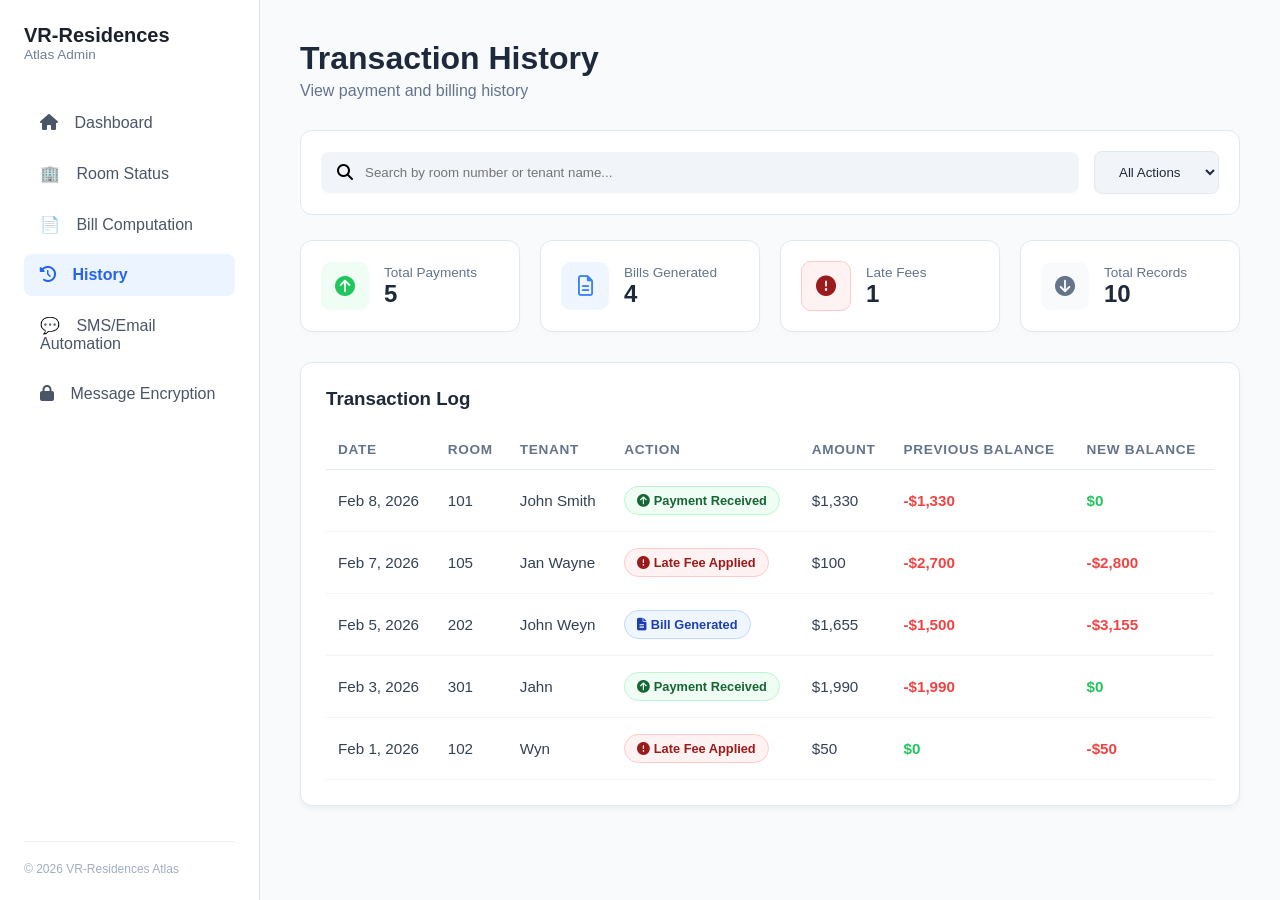
<file: History.html>
<!DOCTYPE html>
<html lang="en">
<head>
    <meta charset="UTF-8"> <!--comment-->
    <meta name="viewport" content="width=device-width, initial-scale=1.0">
    <link rel="stylesheet" href="https://cdnjs.cloudflare.com/ajax/libs/font-awesome/6.5.1/css/all.min.css">
    <link rel="stylesheet" href="History.css">
    <title>Document</title>
</head>
<body>
    <!--Left Side-->
    <!--This is for the Logo-->
    <div class="layout-wrapper">
        <aside class="sidebar">
    <div class="sidebar-header">
        <div class="logo">VR-Residences</div>
        <div class="sub-logo">Atlas Admin</div>
    </div>

    <!--Sidebar Left Side-->
    <nav class="sidebar-nav">
        <ul>
            <li>
                <a href="index.html"><span class="icon"><i class="fa-solid fa-house"></i></span> Dashboard</a>
            </li>
            <li><a href="Rooms Status.html"><span class="icon">🏢</span> Room Status</a></li>
            <li><a href="Bill Computation.html"><span class="icon">📄</span> Bill Computation</a></li>
        
            <li class="active">
                <a href="History.html"><span class="icon"><i class="fa-solid fa-clock-rotate-left"></i></span> History</a>
            </li>

            <li><a href="SMS Automation.html"><span class="icon">💬</span> SMS/Email Automation</a></li>
            <li><a href="Message Encryption.html"><span class="icon"><i class="fa-solid fa-lock"></i></span> Message Encryption</a></li>
        </ul>
    </nav>

    <!--Footer of the left side-->
    <div class="sidebar-footer">
        © 2026 VR-Residences Atlas
    </div>
</aside>

    <!--Main Content-->
    <main class="main-content">
        <header class="content-header">
            <h1>Transaction History</h1>
            <p>View payment and billing history</p>
        </header>
    
        <div class="search-content">
            <div class="search-bar">
                <div class="search-input-wrapper">
                    <span class="search-icon"><i class="fa-solid fa-magnifying-glass"></i></span>
                    <input type="text" placeholder="Search by room number or tenant name..." class="search-input">
                </div>
                <select class="action-dropdown">
                    <option value="all">All Actions</option>
                    <option value="payments">Payments</option>
                    <option value="bills">Bills</option>
                    <option value="fees">Fees</option>
                </select>
            </div>
        </div>

        

        <div class="grid-history">
            <div class="stat-card">
                <div class="stat-icon-wrapper payments"><i class="fa-solid fa-circle-arrow-up"></i></div>
                <div class="stat-info">
                    <span class="stat-label">Total Payments</span>
                    <span class="stat-value">5</span>
                </div>
            </div>
            <div class="stat-card">
                <div class="stat-icon-wrapper bills"><i class="fa-regular fa-file-lines"></i></div>
                <div class="stat-info">
                    <span class="stat-label">Bills Generated</span>
                    <span class="stat-value">4</span>
                </div>
            </div>
            <div class="stat-card">
                <div class="stat-icon-wrapper late"><i class="fa-solid fa-circle-exclamation"></i></div>
                <div class="stat-info">
                    <span class="stat-label">Late Fees</span>
                    <span class="stat-value">1</span>
                </div>
            </div>
            <div class="stat-card">
                <div class="stat-icon-wrapper total"><i class="fa-solid fa-circle-arrow-down"></i></div>
                <div class="stat-info">
                    <span class="stat-label">Total Records</span>
                    <span class="stat-value">10</span>
                </div>
            </div>
        </div>

        <div class="Transaction-log">
            <h3>Transaction Log</h3>
            <div class="table-container">
                <table>
                    <thead>
                        <tr>
                            <th>Date</th>
                            <th>Room</th>
                            <th>Tenant</th>
                            <th>Action</th>
                            <th>Amount</th>
                            <th>Previous Balance</th>
                            <th>New Balance</th> </tr>
                    </thead>
                    <tbody>
                        <tr>
                            <td>Feb 8, 2026</td>
                            <td>101</td>
                            <td>John Smith</td>
                            <td><span class="badge payment"><i class="fa-solid fa-circle-arrow-up"></i> Payment Received</span></td>
                            <td>$1,330</td>
                            <td class="neg-bal">-$1,330</td>
                            <td class="zero-bal">$0</td>
                        </tr>
                        <tr>
                            <td>Feb 7, 2026</td>
                            <td>105</td>
                            <td>Jan Wayne</td>
                            <td><span class="badge late"><i class="fa-solid fa-circle-exclamation"></i> Late Fee Applied</span></td>
                            <td>$100</td>
                            <td class="neg-bal">-$2,700</td>
                            <td class="neg-bal">-$2,800</td>
                        </tr>
                        <tr>
                            <td>Feb 5, 2026</td>
                            <td>202</td>
                            <td>John Weyn</td>
                            <td><span class="badge bill"><i class="fa-solid fa-file-lines"></i> Bill Generated</span></td>
                            <td>$1,655</td>
                            <td class="neg-bal">-$1,500</td>
                            <td class="neg-bal">-$3,155</td>
                        </tr>
                        <tr>
                            <td>Feb 3, 2026</td>
                            <td>301</td>
                            <td>Jahn</td>
                            <td><span class="badge payment"><i class="fa-solid fa-circle-arrow-up"></i> Payment Received</span></td>
                            <td>$1,990</td>
                            <td class="neg-bal">-$1,990</td>
                            <td class="zero-bal">$0</td>
                        </tr>
                        <tr>
                            <td>Feb 1, 2026</td>
                            <td>102</td>
                            <td>Wyn</td>
                            <td><span class="badge late"><i class="fa-solid fa-circle-exclamation"></i> Late Fee Applied</span></td>
                            <td>$50</td>
                            <td class="zero-bal">$0</td>
                            <td class="neg-bal">-$50</td>
                        </tr>
                    </tbody>
                </table>
            </div>
        </div>
    </main>
</body>
</html>
</file>
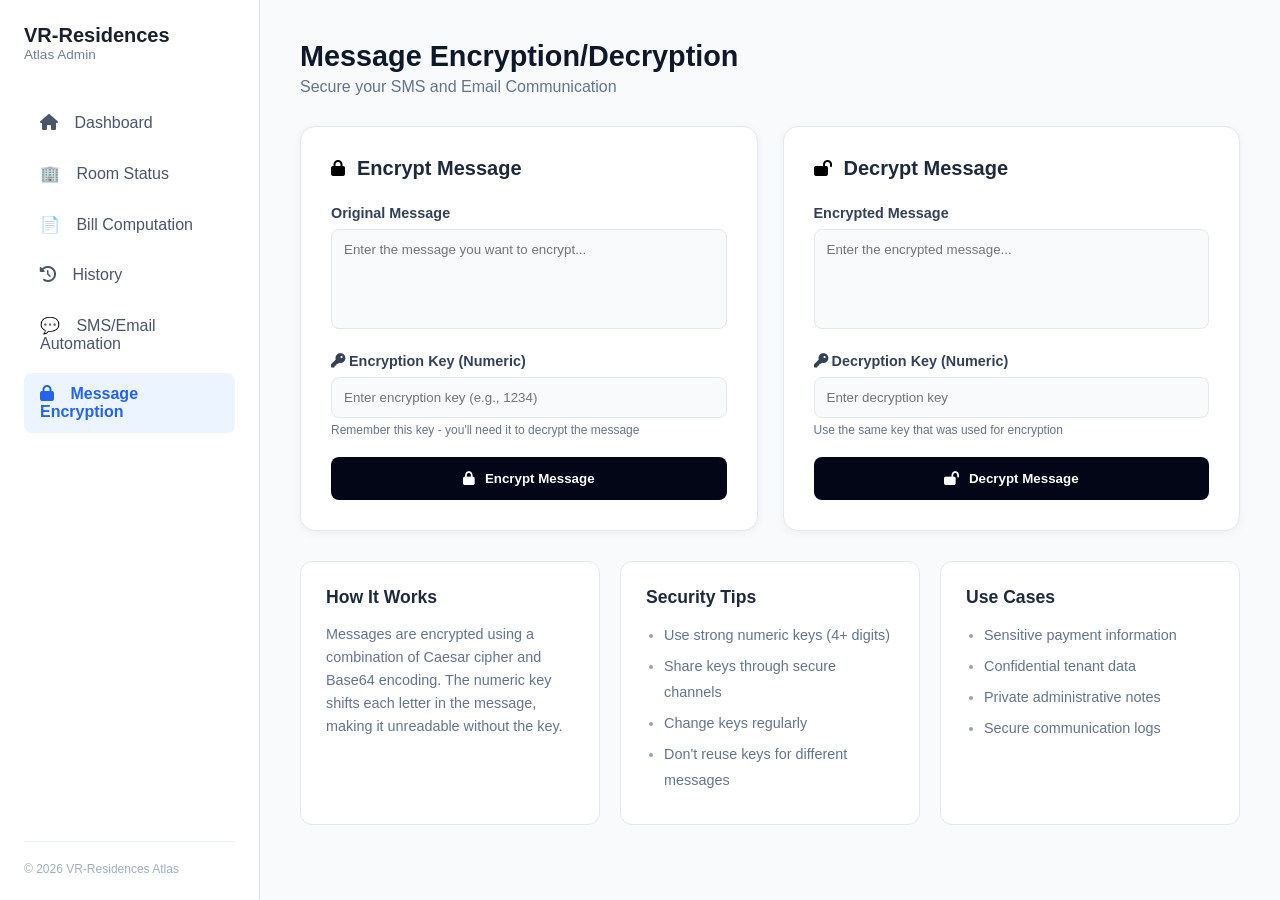
<file: Message Encryption.html>
<!DOCTYPE html>
<html lang="en">
<head>
    <meta charset="UTF-8"> <!--comment-->
    <meta name="viewport" content="width=device-width, initial-scale=1.0">
    <link rel="stylesheet" href="https://cdnjs.cloudflare.com/ajax/libs/font-awesome/6.5.1/css/all.min.css">
    <link rel="stylesheet" href="message.css">
    <title>Document</title>
</head>
<body>
    <!--Left Side-->
    <!--This is for the Logo-->
    <div class="layout-wrapper">
        <aside class="sidebar">
    <div class="sidebar-header">
        <div class="logo">VR-Residences</div>
        <div class="sub-logo">Atlas Admin</div>
    </div>

    <!--This part should be the nav and link for each choices-->
    <nav class="sidebar-nav">
        <ul>
            <li>
                <a href="index.html"><span class="icon"><i class="fa-solid fa-house"></i></span> Dashboard</a>
            </li>
        
            <li><a href="Rooms Status.html"><span class="icon">🏢</span> Room Status</a></li>
            <li><a href="Bill Computation.html"><span class="icon">📄</span> Bill Computation</a></li>
            <li><a href="History.html"><span class="icon"><i class="fa-solid fa-clock-rotate-left"></i></span> History</a></li>
            <li><a href="SMS Automation.html"><span class="icon">💬</span> SMS/Email Automation</a></li>

            <li class="active">
                <a href="Message Encryption.html"><span class="icon"><i class="fa-solid fa-lock"></i></span> Message Encryption</a>
            </li>
        </ul>
    </nav>

    <!--Footer of the left side-->
    <div class="sidebar-footer">
        © 2026 VR-Residences Atlas
    </div>
</aside>

    <!--Main Content-->
    <main class="main-content">
        <header class="message-header">
            <h1>Message Encryption/Decryption</h1>
            <p>Secure your SMS and Email Communication</p>
        </header>

        <div class="crypto-container">
            <div class="crypto-card">
                <div class="card-title">
                    <span class="lock-icon"><i class="fa-solid fa-lock"></i></span>
                    <h2>Encrypt Message</h2>
                </div>
            
                <div class="input-field">
                    <label>Original Message</label>
                    <textarea placeholder="Enter the message you want to encrypt..."></textarea>
                </div>

                <div class="input-field">
                    <label><i class="fa-solid fa-key"></i> Encryption Key (Numeric)</label>
                    <input type="text" placeholder="Enter encryption key (e.g., 1234)">
                    <small>Remember this key - you'll need it to decrypt the message</small>
                </div>

                <button class="crypto-btn">
                    <span><i class="fa-solid fa-lock"></i></span> Encrypt Message
                </button>
            </div>

            <div class="crypto-card">
                <div class="card-title">
                    <span class="lock-icon"><i class="fa-solid fa-lock-open"></i></span>
                    <h2>Decrypt Message</h2>
                </div>

                <div class="input-field">
                    <label>Encrypted Message</label>
                    <textarea placeholder="Enter the encrypted message..."></textarea>
                </div>

                <div class="input-field">
                    <label><i class="fa-solid fa-key"></i> Decryption Key (Numeric)</label>
                    <input type="text" placeholder="Enter decryption key">
                    <small>Use the same key that was used for encryption</small>
                </div>

                <button class="crypto-btn">
                    <span><i class="fa-solid fa-lock-open"></i></span> Decrypt Message
                </button>
            </div>
        </div>
        
        <!--Instruction-->
        <div class="info-container">
            <div class="info-card">
                <h3>How It Works</h3>
                <p>
                Messages are encrypted using a combination of Caesar cipher and 
                Base64 encoding. The numeric key shifts each letter in the message, 
                making it unreadable without the key.
                </p>
            </div>

            <div class="info-card">
                <h3>Security Tips</h3>
                <ul>
                    <li>Use strong numeric keys (4+ digits)</li>
                    <li>Share keys through secure channels</li>
                    <li>Change keys regularly</li>
                    <li>Don't reuse keys for different messages</li>
                </ul>
            </div>

            <div class="info-card">
                <h3>Use Cases</h3>
                <ul>
                    <li>Sensitive payment information</li>
                    <li>Confidential tenant data</li>
                    <li>Private administrative notes</li>
                    <li>Secure communication logs</li>
                </ul>
            </div>
        </div>
    


    </main>

</body>
</html>
</file>
<file: History.css>
body, html {
    margin: 0;
    height: 100%;
    font-family: sans-serif;
}

.layout-wrapper { /*The entire left side*/
    display: flex;
    height: 100vh; /* 100% height */
    overflow: hidden; /* hidden mean cutoff*/
}

.sidebar {
    width: 260px;
    background-color: #ffffff;
    border-right: 1px solid #e0e0e0;
    display: flex;
    flex-direction: column;
    padding: 24px;
    height: 100vh; 
    box-sizing: border-box;
    flex-shrink: 0; 
}

.sidebar-header {
    margin-bottom: 40px;
}

.logo {
    font-size: 1.25rem;
    font-weight: bold;
    color: #1a202c;
}

.sub-logo {
    font-size: 0.85rem;
    color: #718096;
}

/* 2nd Row: Navigation Area */
.sidebar-nav {
    flex: 1; 
}

.sidebar-nav ul {
    list-style: none;
    padding: 0;
    margin: 0;
}

.sidebar-nav li {
    padding: 12px 16px;
    margin-bottom: 8px;
    border-radius: 8px;
    cursor: pointer;
    color: #4a5568;
    transition: all 0.2s;
    display: flex;
    align-items: center;
}

.sidebar-nav a {
    text-decoration: none; /* Removes the blue underline */
    color: inherit;       
    display: block;        
}

.sidebar-nav li:hover {
    background-color: #f7fafc;
}


.sidebar-nav li.active {
    background-color: #ebf4ff; 
    border-radius: 8px;
}

.sidebar-nav li.active a, 
.sidebar-nav li.active .icon {
    color: #2563eb !important; 
    font-weight: 600;
}

.icon {
    margin-right: 12px;
}

/* 3rd Row: Footer Area */
.sidebar-footer {
    padding-top: 20px;
    border-top: 1px solid #edf2f7;
    font-size: 0.75rem;
    color: #a0aec0;
}




/* --- 1. Main Content Container --- */
.main-content {
    flex: 1;
    background-color: #f8fafc; 
    padding: 40px;
    overflow-y: auto; 
    display: flex;
    flex-direction: column;
}

.content-header h1 {
    margin: 0;
    font-size: 2rem;
    color: #1e293b;
    font-weight: 700;
}

.content-header p {
    margin: 5px 0 30px 0;
    color: #64748b;
}

/* --- Search & Dropdown Bar --- */
.search-content {
    background: white;
    padding: 20px;
    border-radius: 12px;
    border: 1px solid #e2e8f0;
    margin-bottom: 25px;
}

.search-bar {
    display: flex;
    gap: 15px;
    align-items: center;
}

.search-input-wrapper {
    flex: 1; 
    display: flex;
    align-items: center;
    background: #f1f5f9;
    padding: 0 15px;
    border-radius: 8px;
    border: 1px solid transparent;
    transition: border 0.2s;
}

.search-input-wrapper:focus-within {
    border: 1px solid #3b82f6; 
}

.search-input {
    width: 100%;
    padding: 12px;
    border: none;
    background: transparent;
    outline: none;
    color: #1e293b;
}

.action-dropdown {
    padding: 12px 20px;
    border-radius: 8px;
    border: 1px solid #e2e8f0;
    background-color: #f1f5f9;
    color: #1e293b;
    font-weight: 500;
    cursor: pointer;
}

.grid-history {
    display: grid;
    grid-template-columns: repeat(4, 1fr); /* Divides space into 4 equal segments */
    gap: 20px;
    margin-bottom: 30px;
}

.stat-card {
    background: white;
    padding: 20px;
    border-radius: 12px;
    border: 1px solid #e2e8f0;
    display: flex;
    align-items: center;
    gap: 15px;
    box-shadow: 0 2px 4px rgba(0,0,0,0.02);
}

.stat-icon-wrapper {
    width: 48px;
    height: 48px;
    border-radius: 10px;
    display: flex;
    align-items: center;
    justify-content: center;
    font-size: 1.25rem;
}

/* Icon Colors */
.payments { background: #f0fdf4; color: #22c55e; }
.bills { background: #eff6ff; color: #3b82f6; }
.late { background: #fef2f2; color: #ef4444; }
.total { background: #f8fafc; color: #64748b; }

.stat-info {
    display: flex;
    flex-direction: column;
}

.stat-label {
    color: #64748b;
    font-size: 0.85rem;
    font-weight: 500;
}

.stat-value {
    color: #1e293b;
    font-size: 1.5rem;
    font-weight: 700;
}

/* --- Transaction Log Table --- */
.Transaction-log {
    background: white;
    padding: 25px;
    border-radius: 12px;
    border: 1px solid #e2e8f0;
    box-shadow: 0 4px 6px -1px rgba(0, 0, 0, 0.05);
}

.Transaction-log h3 {
    margin-top: 0;
    margin-bottom: 20px;
    color: #1e293b;
}

table {
    width: 100%;
    border-collapse: collapse;
}

th {
    text-align: left;
    padding: 12px;
    color: #64748b;
    font-size: 0.85rem;
    text-transform: uppercase;
    letter-spacing: 0.05em;
    border-bottom: 1px solid #e2e8f0;
}

td {
    padding: 16px 12px;
    border-bottom: 1px solid #f1f5f9;
    color: #334155;
    font-size: 0.95rem;
}

/* --- Badges & Balance Colors --- */
.badge {
    padding: 6px 12px;
    border-radius: 20px;
    font-size: 0.8rem;
    font-weight: 600;
    display: inline-block;
}

.payment { background: #f0fdf4; color: #166534; border: 1px solid #bbf7d0; }
.bill { background: #eff6ff; color: #1e40af; border: 1px solid #bfdbfe; }
.late { background: #fef2f2; color: #991b1b; border: 1px solid #fecaca; }

.neg-bal { color: #ef4444; font-weight: 600; }
.zero-bal { color: #22c55e; font-weight: 600; }
</file>
<file: message.css>
body, html {
    margin: 0;
    height: 100%;
    font-family: sans-serif;
}

.layout-wrapper { /*The entire left side*/
    display: flex;
    height: 100vh; /* 100% height */
    overflow: hidden; /* hidden mean cutoff*/
}

.sidebar {
    width: 260px;
    background-color: #ffffff;
    border-right: 1px solid #e0e0e0;
    display: flex;
    flex-direction: column;
    padding: 24px;
    height: 100vh; 
    box-sizing: border-box;
    flex-shrink: 0; 
}

.sidebar-header {
    margin-bottom: 40px;
}

.logo {
    font-size: 1.25rem;
    font-weight: bold;
    color: #1a202c;
}

.sub-logo {
    font-size: 0.85rem;
    color: #718096;
}

/* 2nd Row: Navigation Area */
.sidebar-nav {
    flex: 1; 
}

.sidebar-nav a {
    text-decoration: none; /* Removes the blue underline */
    color: inherit;        
    display: block;        
}
.sidebar-nav ul {
    list-style: none;
    padding: 0;
    margin: 0;
}

.sidebar-nav li {
    padding: 12px 16px;
    margin-bottom: 8px;
    border-radius: 8px;
    cursor: pointer;
    color: #4a5568;
    transition: all 0.2s;
    display: flex;
    align-items: center;
}


.sidebar-nav li:hover {
    background-color: #f1f5f9; 
}

.sidebar-nav li:hover a {
    color: #1e293b; 
}


.sidebar-nav li.active {
    background-color: #ebf4ff; 
    border-radius: 8px;
}

.sidebar-nav li.active a, 
.sidebar-nav li.active .icon {
    color: #2563eb !important; 
    font-weight: 600;
}




.icon {
    margin-right: 12px;
}

/* 3rd Row: Footer Area */
.sidebar-footer {
    padding-top: 20px;
    border-top: 1px solid #edf2f7;
    font-size: 0.75rem;
    color: #a0aec0;
}

/*Message Decryption and Encryption*/

.main-content {
    flex: 1;
    background-color: #f8fafc;
    padding: 40px;
    height: 100vh;      
    overflow-y: auto;   /* Enables vertical scrolling */
    box-sizing: border-box;
}

.message-header {
    margin-bottom: 30px;
}

.message-header h1 {
    font-size: 1.8rem;
    color: #0f172a;
    margin: 0;
}

.message-header p {
    color: #64748b;
    margin-top: 5px;
}

/* Layout for the Two Cards */
.crypto-container {
    display: grid;
    grid-template-columns: 1fr 1fr; /* Side-by-side layout */
    gap: 25px;
    margin-top: 20px;
}

.crypto-card {
    background: #ffffff;
    padding: 30px;
    border-radius: 15px;
    border: 1px solid #e2e8f0;
    box-shadow: 0 2px 10px rgba(0, 0, 0, 0.05);
}

.card-title {
    display: flex;
    align-items: center;
    gap: 12px;
    margin-bottom: 25px;
}

.card-title h2 {
    font-size: 1.25rem;
    color: #1e293b;
    margin: 0;
}

/* Input Styles */
.input-field {
    margin-bottom: 20px;
}

.input-field label {
    display: block;
    font-weight: 600;
    font-size: 0.9rem;
    color: #334155;
    margin-bottom: 8px;
}

.input-field textarea {
    width: 100%;
    height: 100px;
    padding: 12px;
    border-radius: 8px;
    border: 1px solid #e2e8f0;
    background-color: #f8fafc; 
    font-family: inherit;
    resize: none;
    outline: none;
    box-sizing: border-box;
}

.input-field input {
    width: 100%;
    padding: 12px;
    border-radius: 8px;
    border: 1px solid #e2e8f0;
    background-color: #f8fafc;
    outline: none;
    box-sizing: border-box;
}

.input-field small {
    display: block;
    color: #64748b;
    font-size: 0.75rem;
    margin-top: 5px;
}

/* Button Styling */
.crypto-btn {
    width: 100%;
    padding: 14px;
    background-color: #020617; 
    color: #ffffff;
    border: none;
    border-radius: 8px;
    font-weight: 600;
    cursor: pointer;
    display: flex;
    align-items: center;
    justify-content: center;
    gap: 10px;
    transition: opacity 0.2s;
}

.crypto-btn:hover {
    opacity: 0.9;
}


/* --- Info Cards --- */
.info-container {
    display: grid;
    grid-template-columns: repeat(3, 1fr); /* 3 equal columns */
    gap: 20px;
    margin-top: 30px;
}

.info-card {
    background: white;
    padding: 25px;
    border-radius: 12px;
    border: 1px solid #e2e8f0;
}

.info-card h3 {
    font-size: 1.1rem;
    color: #1e293b;
    margin-top: 0;
    margin-bottom: 15px;
    font-weight: 700;
}

.info-card p {
    font-size: 0.9rem;
    color: #64748b;
    line-height: 1.6;
    margin: 0;
}

.info-card ul {
    padding-left: 18px;
    margin: 0;
}

.info-card li {
    font-size: 0.9rem;
    color: #64748b;
    line-height: 1.8;
    margin-bottom: 5px;
}


.info-card li::marker {
    color: #94a3b8;
}
</file>
